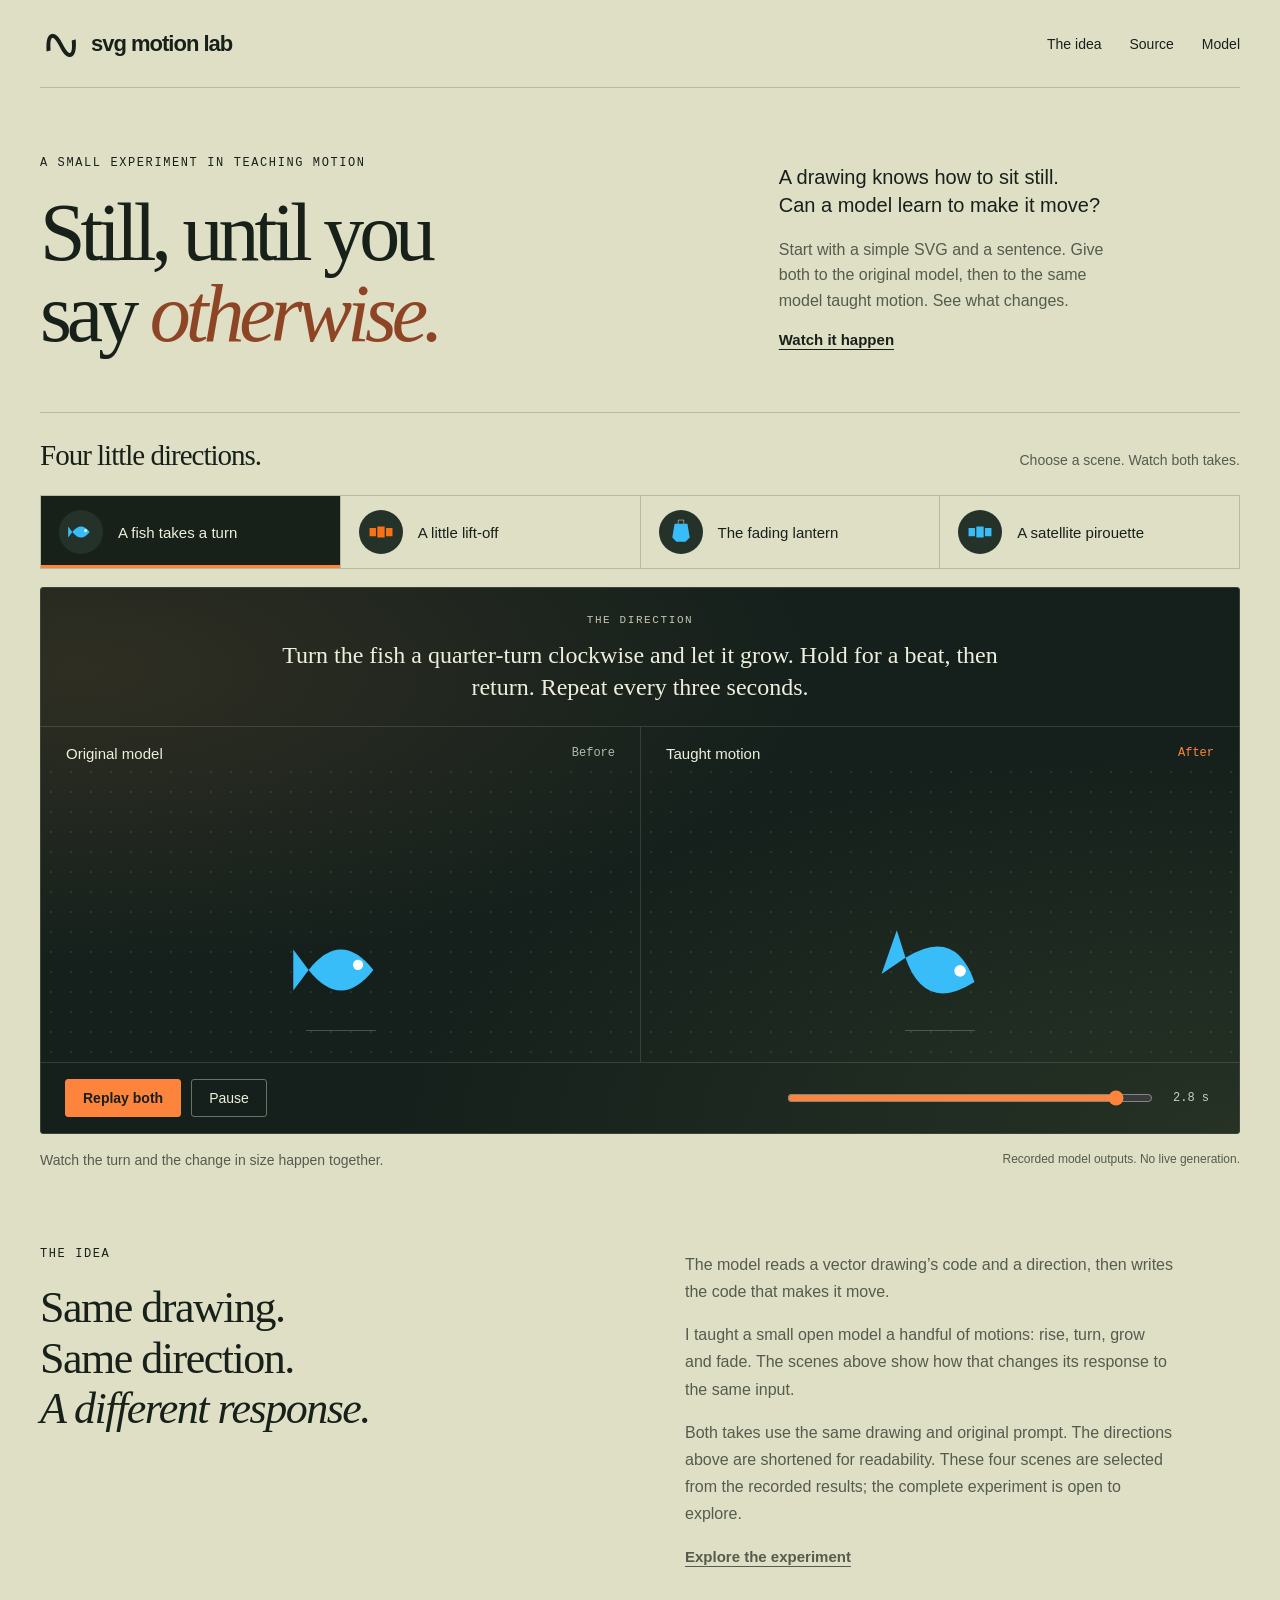
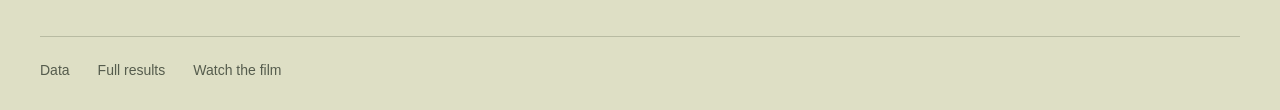
<file: experiments/svg-motion-lab/demo/index.html>
<!doctype html>
<html lang="en">
<head>
<meta charset="utf-8">
<meta name="viewport" content="width=device-width,initial-scale=1">
<meta name="description" content="A still drawing, a sentence, and a small model learning to move. Explore four before-and-after SVG animations.">
<meta name="theme-color" content="#dedfc5">
<title>SVG Motion Lab — Still, until you say otherwise.</title>
<link rel="stylesheet" href="style.css">
<script src="app.js" defer></script>
</head>
<body>
<header class="masthead wrap">
  <a href="#" class="wordmark" aria-label="SVG Motion Lab home"><span class="motion-mark" aria-hidden="true">∿</span> svg motion lab</a>
  <nav aria-label="Main navigation"><a href="#story">The idea</a><a href="https://github.com/LxYuan0420/nlp/tree/main/experiments/svg-motion-lab">Source</a><a href="https://huggingface.co/lxyuan/SVG-Motion-Qwen3.5-0.8B-LoRA">Model</a></nav>
</header>
<main>
  <section class="intro wrap" aria-labelledby="headline">
    <div><p class="eyebrow">A small experiment in teaching motion</p><h1 id="headline">Still, until you<br>say <em>otherwise.</em></h1></div>
    <div class="intro-copy"><p>A drawing knows how to sit still.<br>Can a model learn to make it move?</p><p>Start with a simple SVG and a sentence. Give both to the original model, then to the same model taught motion. See what changes.</p><a class="text-link" href="#playground">Watch it happen</a></div>
  </section>
  <section class="playground wrap" id="playground" aria-label="Animation comparison">
    <div class="section-top"><h2>Four little directions.</h2><p>Choose a scene. Watch both takes.</p></div>
    <div id="scenes" class="scenes" role="group" aria-label="Choose a scene"></div>
    <div class="theatre">
      <div class="direction"><span class="eyebrow">The direction</span><p id="direction"></p></div>
      <div class="comparison">
        <section class="take" aria-labelledby="base-label"><div class="take-heading"><h3 id="base-label">Original model</h3><span>Before</span></div><div id="base-view" class="canvas"></div></section>
        <section class="take" aria-labelledby="finetuned-label"><div class="take-heading"><h3 id="finetuned-label">Taught motion</h3><span>After</span></div><div id="finetuned-view" class="canvas"></div></section>
      </div>
      <div class="transport"><div class="buttons"><button id="replay" class="replay" type="button">Replay both</button><button id="pause" class="pause" type="button" disabled>Pause</button></div><div class="scrubber"><label class="sr-only" for="timeline">Animation position</label><input id="timeline" type="range" min="0" max="1000" value="0" aria-valuetext="0 seconds"><output id="time" for="timeline">0.0 s</output></div></div>
    </div>
    <div class="scene-note"><p id="watch" aria-live="polite"></p><p class="replay-note">Recorded model outputs. No live generation.</p></div>
  </section>
  <section class="story wrap" id="story" aria-labelledby="story-title">
    <div><p class="eyebrow">The idea</p><h2 id="story-title">Same drawing.<br>Same direction.<br><em>A different response.</em></h2></div>
    <div class="story-copy"><p>The model reads a vector drawing’s code and a direction, then writes the code that makes it move.</p><p>I taught a small open model a handful of motions: rise, turn, grow and fade. The scenes above show how that changes its response to the same input.</p><p>Both takes use the same drawing and original prompt. The directions above are shortened for readability. These four scenes are selected from the recorded results; the complete experiment is open to explore.</p><a class="text-link" href="https://github.com/LxYuan0420/nlp/tree/main/experiments/svg-motion-lab">Explore the experiment</a></div>
  </section>
</main>
<footer class="wrap"><div><a href="https://huggingface.co/datasets/lxyuan/svg-motion-lab">Data</a><a href="https://huggingface.co/lxyuan/SVG-Motion-Qwen3.5-0.8B-LoRA/tree/main/evidence">Full results</a><a href="comparison.mp4">Watch the film</a></div></footer>
<script id="examples" type="application/json">[{"id": "test-0016", "title": "A fish takes a turn", "direction": "Turn the fish a quarter-turn clockwise and let it grow. Hold for a beat, then return. Repeat every three seconds.", "watch": "Watch the turn and the change in size happen together.", "family": "fish", "instruction": "Preserve the drawing and its initial placement. Apply these motions simultaneously: rotate clockwise by 90 degrees around its own origin during the first 40% of a 3-second cycle, hold until 60%, then return to the original state by the end; repeat forever; and scale uniformly to 1.6 times its original size around its own origin during the first 40% of a 3-second cycle, hold until 60%, then return to the original state by the end; repeat forever. Return only the complete animated SVG, without scripts, CSS, external resources, or Markdown. Use native SVG animations.", "input_svg": "\u003csvg xmlns=\"http://www.w3.org/2000/svg\" viewBox=\"0 0 256 256\"\u003e\u003cg id=\"position\" transform=\"translate(128 154)\"\u003e\u003cg id=\"motion-rotate\"\u003e\u003cg id=\"motion-scale\"\u003e\u003cg id=\"drawing\" fill=\"#38bdf8\"\u003e\u003cpath d=\"M-19 0 Q0 -24 19 0 Q0 24 -19 0 L-28 -12 V12Z\"/\u003e\u003ccircle cx=\"10\" cy=\"-3\" r=\"3\" fill=\"white\"/\u003e\u003c/g\u003e\u003c/g\u003e\u003c/g\u003e\u003c/g\u003e\u003c/svg\u003e", "duration": 3, "base": {"id": "test-0016", "prediction": "\u003csvg xmlns=\"http://www.w3.org/2000/svg\" viewBox=\"0 0 256 256\"\u003e\u003cg id=\"position\" transform=\"translate(128 154)\"\u003e\u003cg id=\"motion-rotate\"\u003e\u003cg id=\"motion-scale\"\u003e\u003cg id=\"drawing\" fill=\"#38bdf8\"\u003e\u003cpath d=\"M-19 0 Q0 -24 19 0 Q0 24 -19 0 L-28 -12 V12Z\"/\u003e\u003ccircle cx=\"10\" cy=\"-3\" r=\"3\" fill=\"white\"/\u003e\u003c/g\u003e\u003c/g\u003e\u003c/g\u003e\u003c/g\u003e\u003c/svg\u003e", "score": {"valid": true, "preserves_drawing": true, "motion_pass": false, "reason": "Motion differs at cycle fraction 0.13"}, "batch_seconds": 10.607814239000163, "batch_size": 4, "renderable": true, "render_source": "\u003csvg xmlns=\"http://www.w3.org/2000/svg\" viewBox=\"0 0 256 256\"\u003e\u003cg id=\"position\" transform=\"translate(128 154)\"\u003e\u003cg id=\"motion-rotate\"\u003e\u003cg id=\"motion-scale\"\u003e\u003cg id=\"drawing\" fill=\"#38bdf8\"\u003e\u003cpath d=\"M-19 0 Q0 -24 19 0 Q0 24 -19 0 L-28 -12 V12Z\" /\u003e\u003ccircle cx=\"10\" cy=\"-3\" r=\"3\" fill=\"white\" /\u003e\u003c/g\u003e\u003c/g\u003e\u003c/g\u003e\u003c/g\u003e\u003c/svg\u003e"}, "finetuned": {"id": "test-0016", "prediction": "\u003csvg xmlns=\"http://www.w3.org/2000/svg\" viewBox=\"0 0 256 256\"\u003e\u003cg id=\"position\" transform=\"translate(128 154)\"\u003e\u003cg id=\"motion-rotate\"\u003e\u003canimateTransform attributeName=\"transform\" type=\"rotate\" values=\"0;90;90;0\" dur=\"3s\" keyTimes=\"0;0.4;0.6;1\" repeatCount=\"indefinite\"/\u003e\u003cg id=\"motion-scale\"\u003e\u003canimateTransform attributeName=\"transform\" type=\"scale\" values=\"1;1.6;1.6;1\" dur=\"3s\" keyTimes=\"0;0.4;0.6;1\" repeatCount=\"indefinite\"/\u003e\u003cg id=\"drawing\" fill=\"#38bdf8\"\u003e\u003cpath d=\"M-19 0 Q0 -24 19 0 Q0 24 -19 0 L-28 -12 V12Z\"/\u003e\u003ccircle cx=\"10\" cy=\"-3\" r=\"3\" fill=\"white\"/\u003e\u003c/g\u003e\u003c/g\u003e\u003c/g\u003e\u003c/g\u003e\u003c/svg\u003e", "score": {"valid": true, "preserves_drawing": true, "motion_pass": true, "reason": "Passed every sampled motion check"}, "batch_seconds": 25.382535663, "batch_size": 4, "renderable": true, "render_source": "\u003csvg xmlns=\"http://www.w3.org/2000/svg\" viewBox=\"0 0 256 256\"\u003e\u003cg id=\"position\" transform=\"translate(128 154)\"\u003e\u003cg id=\"motion-rotate\"\u003e\u003canimateTransform attributeName=\"transform\" type=\"rotate\" values=\"0;90;90;0\" dur=\"3s\" keyTimes=\"0;0.4;0.6;1\" repeatCount=\"indefinite\" /\u003e\u003cg id=\"motion-scale\"\u003e\u003canimateTransform attributeName=\"transform\" type=\"scale\" values=\"1;1.6;1.6;1\" dur=\"3s\" keyTimes=\"0;0.4;0.6;1\" repeatCount=\"indefinite\" /\u003e\u003cg id=\"drawing\" fill=\"#38bdf8\"\u003e\u003cpath d=\"M-19 0 Q0 -24 19 0 Q0 24 -19 0 L-28 -12 V12Z\" /\u003e\u003ccircle cx=\"10\" cy=\"-3\" r=\"3\" fill=\"white\" /\u003e\u003c/g\u003e\u003c/g\u003e\u003c/g\u003e\u003c/g\u003e\u003c/svg\u003e"}}, {"id": "test-0000", "title": "A little lift-off", "direction": "Let the satellite rise and fade. Pause at the top, then bring it back. Repeat every three seconds.", "watch": "Watch the satellite lift as its colour fades, then return to where it started.", "family": "satellite", "instruction": "Preserve the drawing and its initial placement. Apply these motions simultaneously: move upward by 63 SVG units during the first 40% of a 3-second cycle, hold until 60%, then return to the original state by the end; repeat forever; and fade to opacity 0.3 during the first 40% of a 3-second cycle, hold until 60%, then return to the original state by the end; repeat forever. Return only the complete animated SVG, without scripts, CSS, external resources, or Markdown. Use native SVG animations.", "input_svg": "\u003csvg xmlns=\"http://www.w3.org/2000/svg\" viewBox=\"0 0 256 256\"\u003e\u003cg id=\"position\" transform=\"translate(128 154)\"\u003e\u003cg id=\"motion-translate\"\u003e\u003cg id=\"motion-opacity\"\u003e\u003cg id=\"drawing\" fill=\"#f97316\"\u003e\u003crect x=\"-8\" y=\"-12\" width=\"16\" height=\"24\"/\u003e\u003cpath d=\"M-25 -9 H-11 V9 H-25Z M11 -9 H25 V9 H11Z\"/\u003e\u003c/g\u003e\u003c/g\u003e\u003c/g\u003e\u003c/g\u003e\u003c/svg\u003e", "duration": 3, "base": {"id": "test-0000", "prediction": "\u003csvg xmlns=\"http://www.w3.org/2000/svg\" viewBox=\"0 0 256 256\"\u003e\u003cg id=\"position\" transform=\"translate(128 154)\"\u003e\u003cg id=\"motion-translate\"\u003e\u003cg id=\"motion-opacity\"\u003e\u003cg id=\"drawing\" fill=\"#f97316\"\u003e\u003crect x=\"-8\" y=\"-12\" width=\"16\" height=\"24\"/\u003e\u003cpath d=\"M-25 -9 H-11 V9 H-25Z M11 -9 H25 V9 H11Z\"/\u003e\u003c/g\u003e\u003c/g\u003e\u003c/g\u003e\u003c/g\u003e\u003c/svg\u003e", "score": {"valid": true, "preserves_drawing": true, "motion_pass": false, "reason": "Motion differs at cycle fraction 0.13"}, "batch_seconds": 9.672158597999896, "batch_size": 4, "renderable": true, "render_source": "\u003csvg xmlns=\"http://www.w3.org/2000/svg\" viewBox=\"0 0 256 256\"\u003e\u003cg id=\"position\" transform=\"translate(128 154)\"\u003e\u003cg id=\"motion-translate\"\u003e\u003cg id=\"motion-opacity\"\u003e\u003cg id=\"drawing\" fill=\"#f97316\"\u003e\u003crect x=\"-8\" y=\"-12\" width=\"16\" height=\"24\" /\u003e\u003cpath d=\"M-25 -9 H-11 V9 H-25Z M11 -9 H25 V9 H11Z\" /\u003e\u003c/g\u003e\u003c/g\u003e\u003c/g\u003e\u003c/g\u003e\u003c/svg\u003e"}, "finetuned": {"id": "test-0000", "prediction": "\u003csvg xmlns=\"http://www.w3.org/2000/svg\" viewBox=\"0 0 256 256\"\u003e\u003cg id=\"position\" transform=\"translate(128 154)\"\u003e\u003cg id=\"motion-translate\"\u003e\u003canimateTransform attributeName=\"transform\" type=\"translate\" values=\"0 0;0 -63;0 -63;0 0\" dur=\"3s\" keyTimes=\"0;0.4;0.6;1\" repeatCount=\"indefinite\"/\u003e\u003cg id=\"motion-opacity\"\u003e\u003canimate attributeName=\"opacity\" values=\"1;0.3;0.3;1\" dur=\"3s\" keyTimes=\"0;0.4;0.6;1\" repeatCount=\"indefinite\"/\u003e\u003cg id=\"drawing\" fill=\"#f97316\"\u003e\u003crect x=\"-8\" y=\"-12\" width=\"16\" height=\"24\"/\u003e\u003cpath d=\"M-25 -9 H-11 V9 H-25Z M11 -9 H25 V9 H11Z\"/\u003e\u003c/g\u003e\u003c/g\u003e\u003c/g\u003e\u003c/g\u003e\u003c/svg\u003e", "score": {"valid": true, "preserves_drawing": true, "motion_pass": true, "reason": "Passed every sampled motion check"}, "batch_seconds": 25.5612034589999, "batch_size": 4, "renderable": true, "render_source": "\u003csvg xmlns=\"http://www.w3.org/2000/svg\" viewBox=\"0 0 256 256\"\u003e\u003cg id=\"position\" transform=\"translate(128 154)\"\u003e\u003cg id=\"motion-translate\"\u003e\u003canimateTransform attributeName=\"transform\" type=\"translate\" values=\"0 0;0 -63;0 -63;0 0\" dur=\"3s\" keyTimes=\"0;0.4;0.6;1\" repeatCount=\"indefinite\" /\u003e\u003cg id=\"motion-opacity\"\u003e\u003canimate attributeName=\"opacity\" values=\"1;0.3;0.3;1\" dur=\"3s\" keyTimes=\"0;0.4;0.6;1\" repeatCount=\"indefinite\" /\u003e\u003cg id=\"drawing\" fill=\"#f97316\"\u003e\u003crect x=\"-8\" y=\"-12\" width=\"16\" height=\"24\" /\u003e\u003cpath d=\"M-25 -9 H-11 V9 H-25Z M11 -9 H25 V9 H11Z\" /\u003e\u003c/g\u003e\u003c/g\u003e\u003c/g\u003e\u003c/g\u003e\u003c/svg\u003e"}}, {"id": "test-0002", "title": "The fading lantern", "direction": "Lift the lantern until it is almost a ghost. Hold it there, then bring back its colour and position. Repeat every three seconds.", "watch": "Watch the lantern become faint as it rises. The drawing itself stays the same.", "family": "lantern", "instruction": "Preserve the drawing and its initial placement. Apply these motions simultaneously: move upward by 39 SVG units during the first 40% of a 3-second cycle, hold until 60%, then return to the original state by the end; repeat forever; and fade to opacity 0.15 during the first 40% of a 3-second cycle, hold until 60%, then return to the original state by the end; repeat forever. Return only the complete animated SVG, without scripts, CSS, external resources, or Markdown. Use native SVG animations.", "input_svg": "\u003csvg xmlns=\"http://www.w3.org/2000/svg\" viewBox=\"0 0 256 256\"\u003e\u003cg id=\"position\" transform=\"translate(128 154)\"\u003e\u003cg id=\"motion-translate\"\u003e\u003cg id=\"motion-opacity\"\u003e\u003cg id=\"drawing\" fill=\"#38bdf8\"\u003e\u003cpath d=\"M-14 -18 H14 L19 12 10 21 H-10 L-19 12Z\"/\u003e\u003cpath d=\"M-6 -18 V-26 H6 V-18\" fill=\"none\" stroke=\"white\"/\u003e\u003c/g\u003e\u003c/g\u003e\u003c/g\u003e\u003c/g\u003e\u003c/svg\u003e", "duration": 3, "base": {"id": "test-0002", "prediction": "\u003csvg xmlns=\"http://www.w3.org/2000/svg\" viewBox=\"0 0 256 256\"\u003e\u003cg id=\"position\" transform=\"translate(128 154)\"\u003e\u003cg id=\"motion-translate\"\u003e\u003cg id=\"motion-opacity\"\u003e\u003cg id=\"drawing\" fill=\"#38bdf8\"\u003e\u003cpath d=\"M-14 -18 H14 L19 12 10 21 H-10 L-19 12Z\"/\u003e\u003cpath d=\"M-6 -18 V-26 H6 V-18\" fill=\"none\" stroke=\"white\"/\u003e\u003c/g\u003e\u003c/g\u003e\u003c/g\u003e\u003c/g\u003e\u003c/svg\u003e", "score": {"valid": true, "preserves_drawing": true, "motion_pass": false, "reason": "Motion differs at cycle fraction 0.13"}, "batch_seconds": 9.672158597999896, "batch_size": 4, "renderable": true, "render_source": "\u003csvg xmlns=\"http://www.w3.org/2000/svg\" viewBox=\"0 0 256 256\"\u003e\u003cg id=\"position\" transform=\"translate(128 154)\"\u003e\u003cg id=\"motion-translate\"\u003e\u003cg id=\"motion-opacity\"\u003e\u003cg id=\"drawing\" fill=\"#38bdf8\"\u003e\u003cpath d=\"M-14 -18 H14 L19 12 10 21 H-10 L-19 12Z\" /\u003e\u003cpath d=\"M-6 -18 V-26 H6 V-18\" fill=\"none\" stroke=\"white\" /\u003e\u003c/g\u003e\u003c/g\u003e\u003c/g\u003e\u003c/g\u003e\u003c/svg\u003e"}, "finetuned": {"id": "test-0002", "prediction": "\u003csvg xmlns=\"http://www.w3.org/2000/svg\" viewBox=\"0 0 256 256\"\u003e\u003cg id=\"position\" transform=\"translate(128 154)\"\u003e\u003cg id=\"motion-translate\"\u003e\u003canimateTransform attributeName=\"transform\" type=\"translate\" values=\"0 0;0 -39;0 -39;0 0\" dur=\"3s\" keyTimes=\"0;0.4;0.6;1\" repeatCount=\"indefinite\"/\u003e\u003cg id=\"motion-opacity\"\u003e\u003canimate attributeName=\"opacity\" values=\"1;0.15;0.15;1\" dur=\"3s\" keyTimes=\"0;0.4;0.6;1\" repeatCount=\"indefinite\"/\u003e\u003cg id=\"drawing\" fill=\"#38bdf8\"\u003e\u003cpath d=\"M-14 -18 H14 L19 12 10 21 H-10 L-19 12Z\"/\u003e\u003cpath d=\"M-6 -18 V-26 H6 V-18\" fill=\"none\" stroke=\"white\"/\u003e\u003c/g\u003e\u003c/g\u003e\u003c/g\u003e\u003c/g\u003e\u003c/svg\u003e", "score": {"valid": true, "preserves_drawing": true, "motion_pass": true, "reason": "Passed every sampled motion check"}, "batch_seconds": 25.5612034589999, "batch_size": 4, "renderable": true, "render_source": "\u003csvg xmlns=\"http://www.w3.org/2000/svg\" viewBox=\"0 0 256 256\"\u003e\u003cg id=\"position\" transform=\"translate(128 154)\"\u003e\u003cg id=\"motion-translate\"\u003e\u003canimateTransform attributeName=\"transform\" type=\"translate\" values=\"0 0;0 -39;0 -39;0 0\" dur=\"3s\" keyTimes=\"0;0.4;0.6;1\" repeatCount=\"indefinite\" /\u003e\u003cg id=\"motion-opacity\"\u003e\u003canimate attributeName=\"opacity\" values=\"1;0.15;0.15;1\" dur=\"3s\" keyTimes=\"0;0.4;0.6;1\" repeatCount=\"indefinite\" /\u003e\u003cg id=\"drawing\" fill=\"#38bdf8\"\u003e\u003cpath d=\"M-14 -18 H14 L19 12 10 21 H-10 L-19 12Z\" /\u003e\u003cpath d=\"M-6 -18 V-26 H6 V-18\" fill=\"none\" stroke=\"white\" /\u003e\u003c/g\u003e\u003c/g\u003e\u003c/g\u003e\u003c/g\u003e\u003c/svg\u003e"}}, {"id": "test-0009", "title": "A satellite pirouette", "direction": "Give the satellite a half-turn and make it bigger. Pause, then unwind. Repeat every four seconds.", "watch": "Watch rotation and growth combine into one looping movement.", "family": "satellite", "instruction": "Preserve the drawing and its initial placement. Apply these motions simultaneously: rotate clockwise by 180 degrees around its own origin during the first 40% of a 4-second cycle, hold until 60%, then return to the original state by the end; repeat forever; and scale uniformly to 1.6 times its original size around its own origin during the first 40% of a 4-second cycle, hold until 60%, then return to the original state by the end; repeat forever. Return only the complete animated SVG, without scripts, CSS, external resources, or Markdown. Use native SVG animations.", "input_svg": "\u003csvg xmlns=\"http://www.w3.org/2000/svg\" viewBox=\"0 0 256 256\"\u003e\u003cg id=\"position\" transform=\"translate(128 154)\"\u003e\u003cg id=\"motion-rotate\"\u003e\u003cg id=\"motion-scale\"\u003e\u003cg id=\"drawing\" fill=\"#38bdf8\"\u003e\u003crect x=\"-8\" y=\"-12\" width=\"16\" height=\"24\"/\u003e\u003cpath d=\"M-25 -9 H-11 V9 H-25Z M11 -9 H25 V9 H11Z\"/\u003e\u003c/g\u003e\u003c/g\u003e\u003c/g\u003e\u003c/g\u003e\u003c/svg\u003e", "duration": 4, "base": {"id": "test-0009", "prediction": "\u003csvg xmlns=\"http://www.w3.org/2000/svg\" viewBox=\"0 0 256 256\"\u003e\u003cg id=\"position\" transform=\"translate(128 154)\"\u003e\u003cg id=\"motion-rotate\"\u003e\u003cg id=\"motion-scale\"\u003e\u003cg id=\"drawing\" fill=\"#38bdf8\"\u003e\u003crect x=\"-8\" y=\"-12\" width=\"16\" height=\"24\"/\u003e\u003cpath d=\"M-25 -9 H-11 V9 H-25Z M11 -9 H25 V9 H11Z\"/\u003e\u003c/g\u003e\u003c/g\u003e\u003c/g\u003e\u003c/g\u003e\u003c/svg\u003e", "score": {"valid": true, "preserves_drawing": true, "motion_pass": false, "reason": "Motion differs at cycle fraction 0.13"}, "batch_seconds": 9.251102890000084, "batch_size": 4, "renderable": true, "render_source": "\u003csvg xmlns=\"http://www.w3.org/2000/svg\" viewBox=\"0 0 256 256\"\u003e\u003cg id=\"position\" transform=\"translate(128 154)\"\u003e\u003cg id=\"motion-rotate\"\u003e\u003cg id=\"motion-scale\"\u003e\u003cg id=\"drawing\" fill=\"#38bdf8\"\u003e\u003crect x=\"-8\" y=\"-12\" width=\"16\" height=\"24\" /\u003e\u003cpath d=\"M-25 -9 H-11 V9 H-25Z M11 -9 H25 V9 H11Z\" /\u003e\u003c/g\u003e\u003c/g\u003e\u003c/g\u003e\u003c/g\u003e\u003c/svg\u003e"}, "finetuned": {"id": "test-0009", "prediction": "\u003csvg xmlns=\"http://www.w3.org/2000/svg\" viewBox=\"0 0 256 256\"\u003e\u003cg id=\"position\" transform=\"translate(128 154)\"\u003e\u003cg id=\"motion-rotate\"\u003e\u003canimateTransform attributeName=\"transform\" type=\"rotate\" values=\"0;180;180;0\" dur=\"4s\" keyTimes=\"0;0.4;0.6;1\" repeatCount=\"indefinite\"/\u003e\u003cg id=\"motion-scale\"\u003e\u003canimateTransform attributeName=\"transform\" type=\"scale\" values=\"1;1.6;1.6;1\" dur=\"4s\" keyTimes=\"0;0.4;0.6;1\" repeatCount=\"indefinite\"/\u003e\u003cg id=\"drawing\" fill=\"#38bdf8\"\u003e\u003crect x=\"-8\" y=\"-12\" width=\"16\" height=\"24\"/\u003e\u003cpath d=\"M-25 -9 H-11 V9 H-25Z M11 -9 H25 V9 H11Z\"/\u003e\u003c/g\u003e\u003c/g\u003e\u003c/g\u003e\u003c/g\u003e\u003c/svg\u003e", "score": {"valid": true, "preserves_drawing": true, "motion_pass": true, "reason": "Passed every sampled motion check"}, "batch_seconds": 25.539759032999882, "batch_size": 4, "renderable": true, "render_source": "\u003csvg xmlns=\"http://www.w3.org/2000/svg\" viewBox=\"0 0 256 256\"\u003e\u003cg id=\"position\" transform=\"translate(128 154)\"\u003e\u003cg id=\"motion-rotate\"\u003e\u003canimateTransform attributeName=\"transform\" type=\"rotate\" values=\"0;180;180;0\" dur=\"4s\" keyTimes=\"0;0.4;0.6;1\" repeatCount=\"indefinite\" /\u003e\u003cg id=\"motion-scale\"\u003e\u003canimateTransform attributeName=\"transform\" type=\"scale\" values=\"1;1.6;1.6;1\" dur=\"4s\" keyTimes=\"0;0.4;0.6;1\" repeatCount=\"indefinite\" /\u003e\u003cg id=\"drawing\" fill=\"#38bdf8\"\u003e\u003crect x=\"-8\" y=\"-12\" width=\"16\" height=\"24\" /\u003e\u003cpath d=\"M-25 -9 H-11 V9 H-25Z M11 -9 H25 V9 H11Z\" /\u003e\u003c/g\u003e\u003c/g\u003e\u003c/g\u003e\u003c/g\u003e\u003c/svg\u003e"}}]</script>
</body>
</html>
</file>
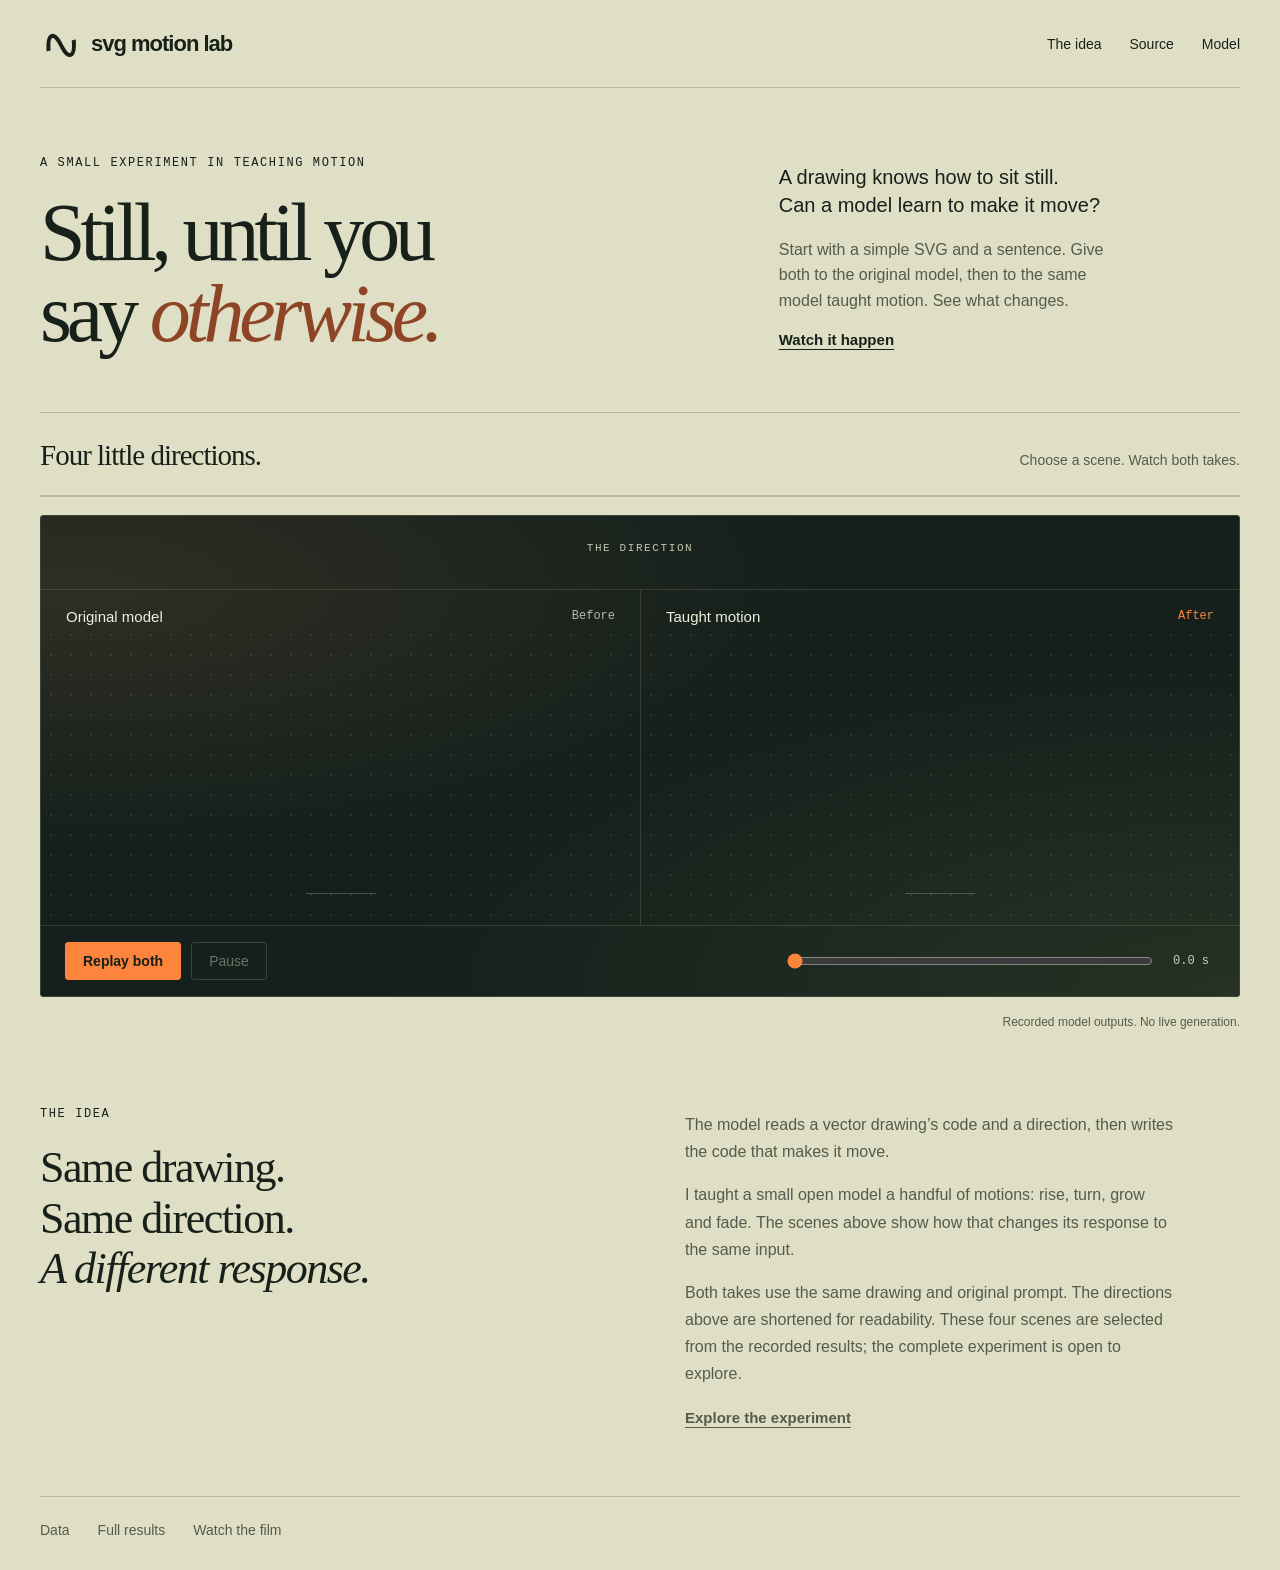
<file: experiments/svg-motion-lab/web/index.html>
<!doctype html>
<html lang="en">
<head>
<meta charset="utf-8">
<meta name="viewport" content="width=device-width,initial-scale=1">
<meta name="description" content="A still drawing, a sentence, and a small model learning to move. Explore four before-and-after SVG animations.">
<meta name="theme-color" content="#dedfc5">
<title>SVG Motion Lab — Still, until you say otherwise.</title>
<link rel="stylesheet" href="style.css">
<script src="app.js" defer></script>
</head>
<body>
<header class="masthead wrap">
  <a href="#" class="wordmark" aria-label="SVG Motion Lab home"><span class="motion-mark" aria-hidden="true">∿</span> svg motion lab</a>
  <nav aria-label="Main navigation"><a href="#story">The idea</a><a href="https://github.com/LxYuan0420/nlp/tree/main/experiments/svg-motion-lab">Source</a><a href="https://huggingface.co/lxyuan/SVG-Motion-Qwen3.5-0.8B-LoRA">Model</a></nav>
</header>
<main>
  <section class="intro wrap" aria-labelledby="headline">
    <div><p class="eyebrow">A small experiment in teaching motion</p><h1 id="headline">Still, until you<br>say <em>otherwise.</em></h1></div>
    <div class="intro-copy"><p>A drawing knows how to sit still.<br>Can a model learn to make it move?</p><p>Start with a simple SVG and a sentence. Give both to the original model, then to the same model taught motion. See what changes.</p><a class="text-link" href="#playground">Watch it happen</a></div>
  </section>
  <section class="playground wrap" id="playground" aria-label="Animation comparison">
    <div class="section-top"><h2>Four little directions.</h2><p>Choose a scene. Watch both takes.</p></div>
    <div id="scenes" class="scenes" role="group" aria-label="Choose a scene"></div>
    <div class="theatre">
      <div class="direction"><span class="eyebrow">The direction</span><p id="direction"></p></div>
      <div class="comparison">
        <section class="take" aria-labelledby="base-label"><div class="take-heading"><h3 id="base-label">Original model</h3><span>Before</span></div><div id="base-view" class="canvas"></div></section>
        <section class="take" aria-labelledby="finetuned-label"><div class="take-heading"><h3 id="finetuned-label">Taught motion</h3><span>After</span></div><div id="finetuned-view" class="canvas"></div></section>
      </div>
      <div class="transport"><div class="buttons"><button id="replay" class="replay" type="button">Replay both</button><button id="pause" class="pause" type="button" disabled>Pause</button></div><div class="scrubber"><label class="sr-only" for="timeline">Animation position</label><input id="timeline" type="range" min="0" max="1000" value="0" aria-valuetext="0 seconds"><output id="time" for="timeline">0.0 s</output></div></div>
    </div>
    <div class="scene-note"><p id="watch" aria-live="polite"></p><p class="replay-note">Recorded model outputs. No live generation.</p></div>
  </section>
  <section class="story wrap" id="story" aria-labelledby="story-title">
    <div><p class="eyebrow">The idea</p><h2 id="story-title">Same drawing.<br>Same direction.<br><em>A different response.</em></h2></div>
    <div class="story-copy"><p>The model reads a vector drawing’s code and a direction, then writes the code that makes it move.</p><p>I taught a small open model a handful of motions: rise, turn, grow and fade. The scenes above show how that changes its response to the same input.</p><p>Both takes use the same drawing and original prompt. The directions above are shortened for readability. These four scenes are selected from the recorded results; the complete experiment is open to explore.</p><a class="text-link" href="https://github.com/LxYuan0420/nlp/tree/main/experiments/svg-motion-lab">Explore the experiment</a></div>
  </section>
</main>
<footer class="wrap"><div><a href="https://huggingface.co/datasets/lxyuan/svg-motion-lab">Data</a><a href="https://huggingface.co/lxyuan/SVG-Motion-Qwen3.5-0.8B-LoRA/tree/main/evidence">Full results</a><a href="comparison.mp4">Watch the film</a></div></footer>
<script id="examples" type="application/json">__EXAMPLES__</script>
</body>
</html>
</file>
<file: experiments/svg-motion-lab/demo/style.css>
:root{color-scheme:light;--paper:#dedfc5;--ink:#18201a;--soft:#555c4d;--rule:#b8bba2;--orange:#fc843c;--dark:#15201c;--light:#eeefdc;font-family:Arial,Helvetica,sans-serif;color:var(--ink);background:var(--paper);font-synthesis:none;scroll-behavior:smooth}*{box-sizing:border-box}body{margin:0}a{color:inherit;text-underline-offset:.25em}button,input,a{-webkit-tap-highlight-color:transparent}button{font:inherit;cursor:pointer}a:focus-visible,button:focus-visible,input:focus-visible{outline:3px solid var(--orange);outline-offset:5px}.wrap{width:min(1240px,calc(100% - 80px));margin-inline:auto}.masthead{height:88px;display:flex;align-items:center;justify-content:space-between;border-bottom:1px solid var(--rule)}.wordmark{text-decoration:none;font-weight:700;font-size:22px;letter-spacing:-1px;display:flex;align-items:center;gap:10px}.motion-mark{font-family:Georgia,serif;font-size:50px;line-height:1;transform:rotate(-15deg)}nav,footer>div{display:flex;gap:28px}nav a,footer a{font-size:14px;text-decoration:none}nav a:hover,footer a:hover{text-decoration:underline}.intro{display:grid;grid-template-columns:1.45fr 1fr;gap:70px;padding-top:66px;padding-bottom:58px;align-items:end}.eyebrow{font:12px/1.6 ui-monospace,SFMono-Regular,Consolas,monospace;text-transform:uppercase;letter-spacing:1.6px;margin:0 0 19px}h1,h2,p{margin-top:0}h1{font:clamp(58px,6.4vw,94px)/.99 Georgia,'Times New Roman',serif;font-weight:400;letter-spacing:-5px;margin-bottom:0}h1 em{font-weight:400;color:#8e4526}h2{font-family:Georgia,'Times New Roman',serif;font-weight:400}.intro-copy{max-width:350px;padding-bottom:5px}.intro-copy p{font-size:16px;line-height:1.6;color:var(--soft);margin-bottom:18px}.intro-copy p:first-child{font-size:20px;line-height:1.4;color:var(--ink)}.text-link{font-size:15px;font-weight:700}.section-top{display:flex;justify-content:space-between;align-items:baseline;gap:20px;border-top:1px solid var(--rule);padding-top:26px}.section-top h2{font-size:29px;letter-spacing:-1px;margin-bottom:23px}.section-top p{color:var(--soft);font-size:14px}.scenes{display:grid;grid-template-columns:repeat(4,1fr);gap:1px;background:var(--rule);border:1px solid var(--rule);margin-bottom:18px}.scene{display:flex;align-items:center;gap:15px;min-width:0;background:var(--paper);color:var(--ink);border:0;padding:14px 18px;text-align:left;transition:background .15s}.scene:hover{background:#e9ead5}.scene[aria-pressed=true]{background:var(--ink);color:var(--light);box-shadow:inset 0 -3px var(--orange)}.scene-label{font-size:15px;line-height:1.3}.scene-icon{width:44px;height:44px;flex-shrink:0;display:block;background:#253229;border-radius:50%}.scene-icon svg{width:100%;height:100%;display:block}.theatre{color:var(--light);background:radial-gradient(ellipse at 3% 15%,#3c3526aa,transparent 45%),radial-gradient(ellipse at 100% 100%,#333e2b99,transparent 50%),var(--dark);border:1px solid #384339;border-radius:3px;overflow:hidden}.direction{text-align:center;max-width:820px;margin:auto;padding:24px 30px 22px}.direction .eyebrow{display:block;color:#c5c6ad;margin-bottom:9px;font-size:11px}.plain{text-transform:none;letter-spacing:0;color:#a2aa9c}.direction p{font:24px/1.35 Georgia,'Times New Roman',serif;margin:0}.comparison{display:grid;grid-template-columns:1fr 1fr;border-block:1px solid #c9ccb32b}.take+.take{border-left:1px solid #c9ccb32b}.take-heading{display:flex;align-items:center;justify-content:space-between;padding:18px 25px 0;gap:10px}.take-heading h3{font-size:15px;font-weight:400;margin:0}.take-heading span{font:12px ui-monospace,monospace;color:#b2b9a8}.take:last-child .take-heading span{color:var(--orange)}.canvas{height:300px;background-image:radial-gradient(#d9dfb91a .8px,transparent .8px);background-size:20px 20px;position:relative}.canvas:after{content:'';position:absolute;left:calc(50% - 35px);bottom:31px;width:70px;height:1px;background:#bbc5a54d;pointer-events:none}.canvas iframe{display:block;border:0;width:100%;height:100%}.render-error{display:grid;place-items:center;height:100%;padding:24px;color:#e0b7a0;text-align:center;font-size:15px}.transport{display:flex;justify-content:space-between;align-items:center;gap:32px;padding:16px 24px}.buttons{display:flex;gap:10px}.buttons button{border-radius:3px;padding:10px 17px;font-size:14px}.replay{background:var(--orange);border:1px solid var(--orange);color:#18201a;font-weight:700}.replay:hover{background:#ff995e}.pause{border:1px solid #697465;color:var(--light);background:transparent;min-width:74px}.pause:hover{background:#ffffff0a}.buttons button:disabled{opacity:.4;cursor:wait}.scrubber{display:flex;align-items:center;gap:18px;width:50%;max-width:430px}input[type=range]{width:100%;height:24px;accent-color:var(--orange);cursor:pointer}output{font:12px ui-monospace,monospace;white-space:nowrap;color:#c7cebd;min-width:42px}.scene-note{display:flex;justify-content:space-between;gap:30px;padding:16px 0 0;font-size:14px;line-height:1.5;color:var(--soft)}.scene-note p{margin:0}.replay-note{white-space:nowrap;font-size:12px}.story{display:grid;grid-template-columns:1fr 1fr;gap:90px;padding:74px 0 65px}.story h2{font-size:44px;line-height:1.15;letter-spacing:-1.5px;margin:0}.story h2 em{font-weight:400}.story-copy{max-width:490px;padding-top:6px;font-size:16px;line-height:1.7;color:var(--soft)}.story-copy p{margin-bottom:16px}footer{border-top:1px solid var(--rule);padding-block:25px 32px;display:flex;justify-content:space-between;gap:20px;font-size:14px;color:var(--soft)}.sr-only{position:absolute;width:1px;height:1px;padding:0;margin:-1px;overflow:hidden;clip:rect(0,0,0,0);white-space:nowrap;border:0}@media(min-width:1500px){.intro{padding-top:80px;padding-bottom:70px}}@media(max-width:950px){.wrap{width:calc(100% - 48px)}.intro{gap:32px;grid-template-columns:1.3fr 1fr}h1{font-size:68px;letter-spacing:-3px}.scene{padding:12px 10px;gap:9px}.scene-label{font-size:14px}.scene-icon{width:33px;height:33px}.canvas{height:260px}.scene-note{flex-direction:column;gap:8px}.story{gap:45px}.story h2{font-size:37px}}@media(max-width:650px){.wrap{width:calc(100% - 32px)}.masthead{height:72px}.wordmark{font-size:18px}.motion-mark{font-size:39px}nav{gap:16px}nav a{font-size:13px}nav a:first-child{display:none}.intro{display:block;padding:38px 0 34px}h1{font-size:61px;letter-spacing:-3.5px}.eyebrow{font-size:11px;margin-bottom:15px}.intro-copy{margin-top:26px;max-width:100%}.intro-copy p:first-child{font-size:18px}.intro-copy p{font-size:15px}.section-top{display:block;padding-top:20px}.section-top h2{font-size:27px;margin-bottom:8px}.section-top p{margin-bottom:17px}.scenes{grid-template-columns:1fr 1fr;gap:1px}.scene{padding:13px 10px;gap:10px;min-height:62px}.scene-icon{width:32px;height:32px}.scene-label{font-size:14px}.direction{padding:21px 16px}.direction p{font-size:20px}.direction .plain{display:none}.take-heading{padding:14px 12px 0;display:block}.take-heading h3{font-size:14px;margin-bottom:5px}.take-heading span{font-size:11px}.canvas{height:220px}.transport{gap:10px;flex-wrap:wrap;padding:14px}.buttons{width:100%;justify-content:center}.scrubber{width:100%;max-width:none}.scene-note{font-size:13px}.replay-note{white-space:normal}.story{grid-template-columns:1fr;gap:26px;padding:45px 0}.story h2{font-size:37px}.story-copy{font-size:15px}footer{display:block;font-size:13px}footer>div{margin-top:18px;gap:25px}}@media(prefers-reduced-motion:reduce){:root{scroll-behavior:auto}*{transition:none!important}}
</file>
<file: experiments/svg-motion-lab/web/style.css>
:root{color-scheme:light;--paper:#dedfc5;--ink:#18201a;--soft:#555c4d;--rule:#b8bba2;--orange:#fc843c;--dark:#15201c;--light:#eeefdc;font-family:Arial,Helvetica,sans-serif;color:var(--ink);background:var(--paper);font-synthesis:none;scroll-behavior:smooth}*{box-sizing:border-box}body{margin:0}a{color:inherit;text-underline-offset:.25em}button,input,a{-webkit-tap-highlight-color:transparent}button{font:inherit;cursor:pointer}a:focus-visible,button:focus-visible,input:focus-visible{outline:3px solid var(--orange);outline-offset:5px}.wrap{width:min(1240px,calc(100% - 80px));margin-inline:auto}.masthead{height:88px;display:flex;align-items:center;justify-content:space-between;border-bottom:1px solid var(--rule)}.wordmark{text-decoration:none;font-weight:700;font-size:22px;letter-spacing:-1px;display:flex;align-items:center;gap:10px}.motion-mark{font-family:Georgia,serif;font-size:50px;line-height:1;transform:rotate(-15deg)}nav,footer>div{display:flex;gap:28px}nav a,footer a{font-size:14px;text-decoration:none}nav a:hover,footer a:hover{text-decoration:underline}.intro{display:grid;grid-template-columns:1.45fr 1fr;gap:70px;padding-top:66px;padding-bottom:58px;align-items:end}.eyebrow{font:12px/1.6 ui-monospace,SFMono-Regular,Consolas,monospace;text-transform:uppercase;letter-spacing:1.6px;margin:0 0 19px}h1,h2,p{margin-top:0}h1{font:clamp(58px,6.4vw,94px)/.99 Georgia,'Times New Roman',serif;font-weight:400;letter-spacing:-5px;margin-bottom:0}h1 em{font-weight:400;color:#8e4526}h2{font-family:Georgia,'Times New Roman',serif;font-weight:400}.intro-copy{max-width:350px;padding-bottom:5px}.intro-copy p{font-size:16px;line-height:1.6;color:var(--soft);margin-bottom:18px}.intro-copy p:first-child{font-size:20px;line-height:1.4;color:var(--ink)}.text-link{font-size:15px;font-weight:700}.section-top{display:flex;justify-content:space-between;align-items:baseline;gap:20px;border-top:1px solid var(--rule);padding-top:26px}.section-top h2{font-size:29px;letter-spacing:-1px;margin-bottom:23px}.section-top p{color:var(--soft);font-size:14px}.scenes{display:grid;grid-template-columns:repeat(4,1fr);gap:1px;background:var(--rule);border:1px solid var(--rule);margin-bottom:18px}.scene{display:flex;align-items:center;gap:15px;min-width:0;background:var(--paper);color:var(--ink);border:0;padding:14px 18px;text-align:left;transition:background .15s}.scene:hover{background:#e9ead5}.scene[aria-pressed=true]{background:var(--ink);color:var(--light);box-shadow:inset 0 -3px var(--orange)}.scene-label{font-size:15px;line-height:1.3}.scene-icon{width:44px;height:44px;flex-shrink:0;display:block;background:#253229;border-radius:50%}.scene-icon svg{width:100%;height:100%;display:block}.theatre{color:var(--light);background:radial-gradient(ellipse at 3% 15%,#3c3526aa,transparent 45%),radial-gradient(ellipse at 100% 100%,#333e2b99,transparent 50%),var(--dark);border:1px solid #384339;border-radius:3px;overflow:hidden}.direction{text-align:center;max-width:820px;margin:auto;padding:24px 30px 22px}.direction .eyebrow{display:block;color:#c5c6ad;margin-bottom:9px;font-size:11px}.plain{text-transform:none;letter-spacing:0;color:#a2aa9c}.direction p{font:24px/1.35 Georgia,'Times New Roman',serif;margin:0}.comparison{display:grid;grid-template-columns:1fr 1fr;border-block:1px solid #c9ccb32b}.take+.take{border-left:1px solid #c9ccb32b}.take-heading{display:flex;align-items:center;justify-content:space-between;padding:18px 25px 0;gap:10px}.take-heading h3{font-size:15px;font-weight:400;margin:0}.take-heading span{font:12px ui-monospace,monospace;color:#b2b9a8}.take:last-child .take-heading span{color:var(--orange)}.canvas{height:300px;background-image:radial-gradient(#d9dfb91a .8px,transparent .8px);background-size:20px 20px;position:relative}.canvas:after{content:'';position:absolute;left:calc(50% - 35px);bottom:31px;width:70px;height:1px;background:#bbc5a54d;pointer-events:none}.canvas iframe{display:block;border:0;width:100%;height:100%}.render-error{display:grid;place-items:center;height:100%;padding:24px;color:#e0b7a0;text-align:center;font-size:15px}.transport{display:flex;justify-content:space-between;align-items:center;gap:32px;padding:16px 24px}.buttons{display:flex;gap:10px}.buttons button{border-radius:3px;padding:10px 17px;font-size:14px}.replay{background:var(--orange);border:1px solid var(--orange);color:#18201a;font-weight:700}.replay:hover{background:#ff995e}.pause{border:1px solid #697465;color:var(--light);background:transparent;min-width:74px}.pause:hover{background:#ffffff0a}.buttons button:disabled{opacity:.4;cursor:wait}.scrubber{display:flex;align-items:center;gap:18px;width:50%;max-width:430px}input[type=range]{width:100%;height:24px;accent-color:var(--orange);cursor:pointer}output{font:12px ui-monospace,monospace;white-space:nowrap;color:#c7cebd;min-width:42px}.scene-note{display:flex;justify-content:space-between;gap:30px;padding:16px 0 0;font-size:14px;line-height:1.5;color:var(--soft)}.scene-note p{margin:0}.replay-note{white-space:nowrap;font-size:12px}.story{display:grid;grid-template-columns:1fr 1fr;gap:90px;padding:74px 0 65px}.story h2{font-size:44px;line-height:1.15;letter-spacing:-1.5px;margin:0}.story h2 em{font-weight:400}.story-copy{max-width:490px;padding-top:6px;font-size:16px;line-height:1.7;color:var(--soft)}.story-copy p{margin-bottom:16px}footer{border-top:1px solid var(--rule);padding-block:25px 32px;display:flex;justify-content:space-between;gap:20px;font-size:14px;color:var(--soft)}.sr-only{position:absolute;width:1px;height:1px;padding:0;margin:-1px;overflow:hidden;clip:rect(0,0,0,0);white-space:nowrap;border:0}@media(min-width:1500px){.intro{padding-top:80px;padding-bottom:70px}}@media(max-width:950px){.wrap{width:calc(100% - 48px)}.intro{gap:32px;grid-template-columns:1.3fr 1fr}h1{font-size:68px;letter-spacing:-3px}.scene{padding:12px 10px;gap:9px}.scene-label{font-size:14px}.scene-icon{width:33px;height:33px}.canvas{height:260px}.scene-note{flex-direction:column;gap:8px}.story{gap:45px}.story h2{font-size:37px}}@media(max-width:650px){.wrap{width:calc(100% - 32px)}.masthead{height:72px}.wordmark{font-size:18px}.motion-mark{font-size:39px}nav{gap:16px}nav a{font-size:13px}nav a:first-child{display:none}.intro{display:block;padding:38px 0 34px}h1{font-size:61px;letter-spacing:-3.5px}.eyebrow{font-size:11px;margin-bottom:15px}.intro-copy{margin-top:26px;max-width:100%}.intro-copy p:first-child{font-size:18px}.intro-copy p{font-size:15px}.section-top{display:block;padding-top:20px}.section-top h2{font-size:27px;margin-bottom:8px}.section-top p{margin-bottom:17px}.scenes{grid-template-columns:1fr 1fr;gap:1px}.scene{padding:13px 10px;gap:10px;min-height:62px}.scene-icon{width:32px;height:32px}.scene-label{font-size:14px}.direction{padding:21px 16px}.direction p{font-size:20px}.direction .plain{display:none}.take-heading{padding:14px 12px 0;display:block}.take-heading h3{font-size:14px;margin-bottom:5px}.take-heading span{font-size:11px}.canvas{height:220px}.transport{gap:10px;flex-wrap:wrap;padding:14px}.buttons{width:100%;justify-content:center}.scrubber{width:100%;max-width:none}.scene-note{font-size:13px}.replay-note{white-space:normal}.story{grid-template-columns:1fr;gap:26px;padding:45px 0}.story h2{font-size:37px}.story-copy{font-size:15px}footer{display:block;font-size:13px}footer>div{margin-top:18px;gap:25px}}@media(prefers-reduced-motion:reduce){:root{scroll-behavior:auto}*{transition:none!important}}
</file>
